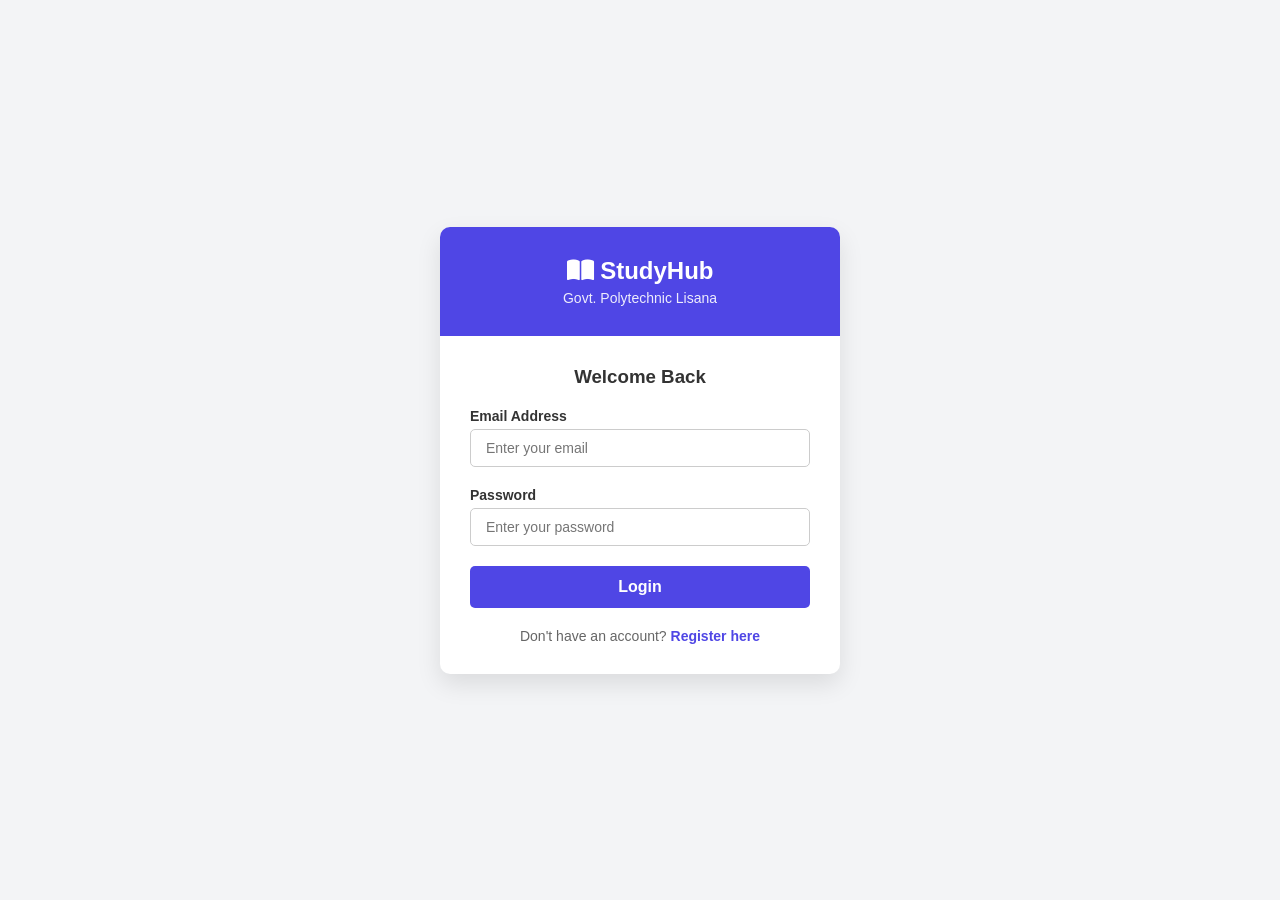
<file: templates/login.html>
<!DOCTYPE html>
<html lang="en">
<head>
    <meta charset="UTF-8">
    <meta name="viewport" content="width=device-width, initial-scale=1.0">
    <title>Login - Study Material Management System</title>
    <link rel="stylesheet" href="https://cdnjs.cloudflare.com/ajax/libs/font-awesome/6.4.0/css/all.min.css">
    <style>
        /* Base Styles */
        :root {
            --primary-color: #4f46e5;
            --primary-hover: #3730a3;
            --bg-color: #f3f4f6;
            --text-dark: #333;
            --text-light: #fff;
        }

        * {
            margin: 0;
            padding: 0;
            box-sizing: border-box;
            font-family: 'Segoe UI', Tahoma, Geneva, Verdana, sans-serif;
        }

        body {
            background-color: var(--bg-color);
            display: flex;
            justify-content: center;
            align-items: center;
            height: 100vh;
        }

        /* Container & Card */
        .container {
            background: var(--text-light);
            width: 400px;
            border-radius: 10px;
            box-shadow: 0 10px 25px rgba(0,0,0,0.1);
            overflow: hidden;
        }

        .header {
            background: var(--primary-color);
            color: var(--text-light);
            text-align: center;
            padding: 30px 20px;
        }

        .header h2 {
            margin-bottom: 5px;
            font-size: 24px;
        }

        .header p {
            font-size: 14px;
            opacity: 0.9;
        }

        /* Form Layout */
        .form-container {
            padding: 30px;
        }

        .input-group {
            margin-bottom: 20px;
        }

        .input-group label {
            display: block;
            margin-bottom: 5px;
            color: var(--text-dark);
            font-size: 14px;
            font-weight: 600;
        }

        .input-group input, .input-group select {
            width: 100%;
            padding: 10px 15px;
            border: 1px solid #ccc;
            border-radius: 5px;
            font-size: 14px;
            outline: none;
            transition: border-color 0.3s;
        }

        .input-group input:focus, .input-group select:focus {
            border-color: var(--primary-color);
        }

        /* Role Selection (Student / Teacher) */
        .role-selection {
            display: flex;
            gap: 15px;
            margin-bottom: 20px;
        }

        .role-option {
            flex: 1;
            text-align: center;
        }

        .role-option input[type="radio"] {
            display: none;
        }

        .role-option label {
            display: block;
            padding: 10px;
            border: 1px solid #ccc;
            border-radius: 5px;
            cursor: pointer;
            transition: all 0.3s;
        }

        .role-option input[type="radio"]:checked + label {
            background: var(--primary-color);
            color: white;
            border-color: var(--primary-color);
        }

        /* Buttons & Toggles */
        .submit-btn {
            width: 100%;
            background: var(--primary-color);
            color: white;
            border: none;
            padding: 12px;
            border-radius: 5px;
            font-size: 16px;
            cursor: pointer;
            transition: background 0.3s;
            font-weight: 600;
        }

        .submit-btn:hover {
            background: var(--primary-hover);
        }

        .toggle-text {
            text-align: center;
            margin-top: 20px;
            font-size: 14px;
            color: #666;
        }

        .toggle-text a {
            color: var(--primary-color);
            text-decoration: none;
            font-weight: 600;
            cursor: pointer;
        }

        .toggle-text a:hover {
            text-decoration: underline;
        }

        /* Hide Registration Form by Default */
        #registerForm {
            display: none;
        }
    </style>
</head>
<body>

    <div class="container">
        <div class="header">
            <h2><i class="fa-solid fa-book-open"></i> StudyHub</h2>
            <p>Govt. Polytechnic Lisana</p>
        </div>

        <div class="form-container" id="loginForm">
            <h3 style="margin-bottom: 20px; text-align: center; color: #333;">Welcome Back</h3>
            
            <form action="/login" method="POST">
                <div class="input-group">
                    <label>Email Address</label>
                    <input type="email" name="email" placeholder="Enter your email" required>
                </div>
                <div class="input-group">
                    <label>Password</label>
                    <input type="password" name="password" placeholder="Enter your password" required>
                </div>
                <button type="submit" class="submit-btn">Login</button>
            </form>

            <div class="toggle-text">
                Don't have an account? <a onclick="toggleForm()">Register here</a>
            </div>
        </div>

        <div class="form-container" id="registerForm">
            <h3 style="margin-bottom: 20px; text-align: center; color: #333;">Create an Account</h3>
            <form action="/register" method="POST">
                
                <div class="role-selection">
                    <div class="role-option">
                        <input type="radio" id="roleStudent" name="userRole" value="student" checked>
                        <label for="roleStudent"><i class="fa-solid fa-user-graduate"></i> Student</label>
                    </div>
                    <div class="role-option">
                        <input type="radio" id="roleTeacher" name="userRole" value="teacher">
                        <label for="roleTeacher"><i class="fa-solid fa-chalkboard-user"></i> Teacher</label>
                    </div>
                </div>

                <div class="input-group">
                    <label>Full Name</label>
                    <input type="text" name="name" placeholder="e.g. Chetan" required>
                </div>
                <div class="input-group">
                    <label>Department / Branch</label>
                    <select name="branch" required>
                        <option value="" disabled selected>Select Branch</option>
                        <option value="cs">Computer Science (CS)</option>
                        <option value="civil">Civil Engineering</option>
                        <option value="mech">Mechanical Engineering</option>
                        <option value="elec">Electrical Engineering</option>
                    </select>
                </div>
                <div class="input-group">
                    <label>Email Address</label>
                    <input type="email" name="reg_email" placeholder="Create an email" required>
                </div>
                <div class="input-group">
                    <label>Password</label>
                    <input type="password" name="reg_password" placeholder="Create a password" required>
                </div>
                <button type="submit" class="submit-btn">Register</button>
            </form>
            <div class="toggle-text">
                Already have an account? <a onclick="toggleForm()">Login here</a>
            </div>
        </div>
    </div>

    <script>
        function toggleForm() {
            const loginForm = document.getElementById('loginForm');
            const registerForm = document.getElementById('registerForm');
            
            if (loginForm.style.display === 'none') {
                loginForm.style.display = 'block';
                registerForm.style.display = 'none';
            } else {
                loginForm.style.display = 'none';
                registerForm.style.display = 'block';
            }
        }
    </script>
</body>
</html>
</file>
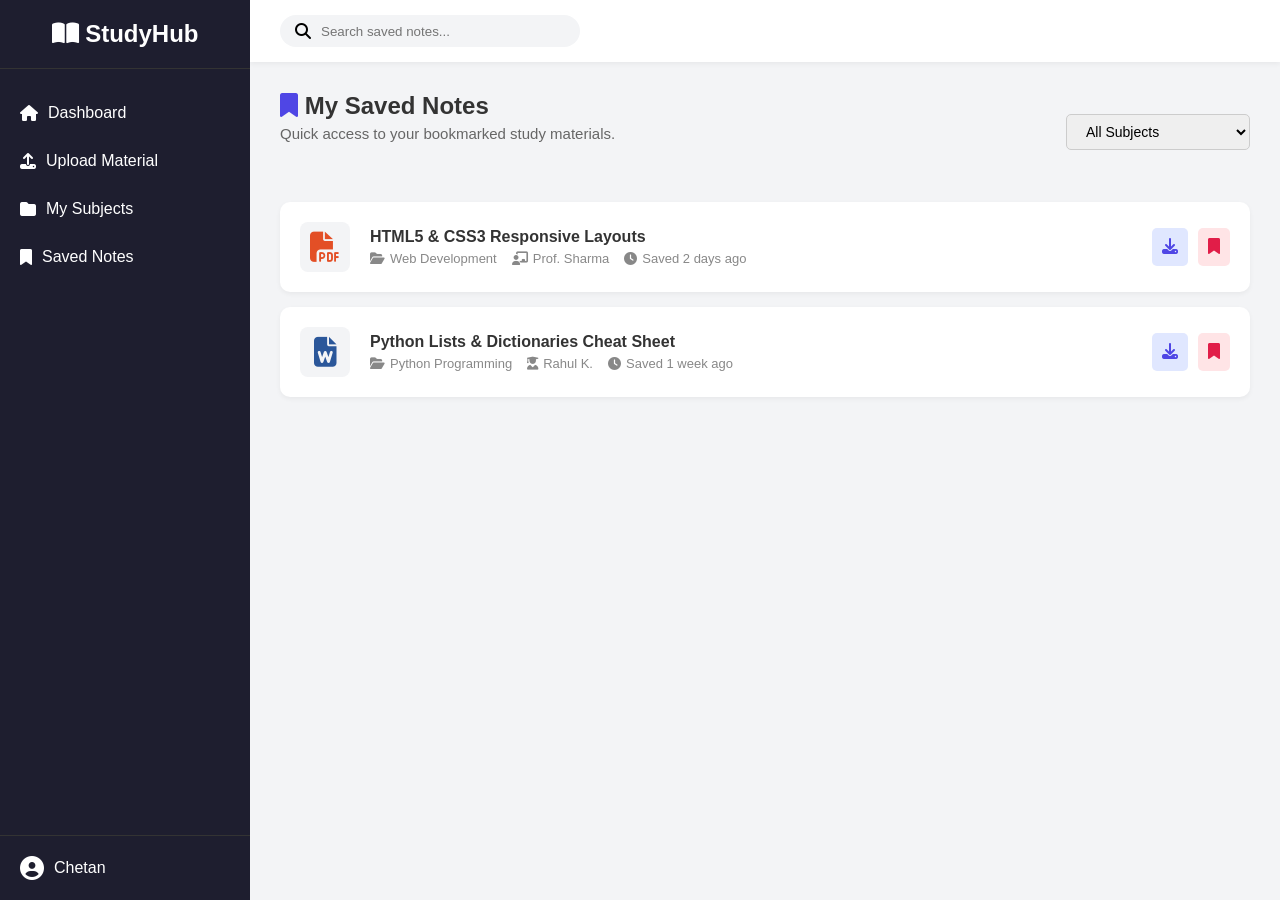
<file: templates/notes.html>
<!DOCTYPE html>
<html lang="en">
<head>
    <meta charset="UTF-8">
    <meta name="viewport" content="width=device-width, initial-scale=1.0">
    <title>Saved Notes - StudyHub</title>
    <link rel="stylesheet" href="/static/style.css">
    <link rel="stylesheet" href="https://cdnjs.cloudflare.com/ajax/libs/font-awesome/6.4.0/css/all.min.css">
    <style>
        /* Specific Styles for Saved Notes List View */
        .saved-header {
            margin-bottom: 30px;
            color: var(--text-dark);
            display: flex;
            justify-content: space-between;
            align-items: center;
        }

        .saved-header p {
            color: #666;
            font-size: 15px;
            margin-top: 5px;
        }

        .filter-select {
            padding: 8px 15px;
            border: 1px solid #ccc;
            border-radius: 5px;
            outline: none;
            font-size: 14px;
        }

        /* List View Layout */
        .notes-list {
            display: flex;
            flex-direction: column;
            gap: 15px;
        }

        .note-item {
            background: var(--card-bg);
            padding: 20px;
            border-radius: 10px;
            box-shadow: 0 2px 5px rgba(0,0,0,0.05);
            display: flex;
            align-items: center;
            justify-content: space-between;
            transition: transform 0.2s, box-shadow 0.2s;
        }

        .note-item:hover {
            transform: translateX(5px);
            box-shadow: 0 4px 8px rgba(0,0,0,0.1);
        }

        .note-info {
            display: flex;
            align-items: center;
            gap: 20px;
        }

        .note-icon {
            font-size: 30px;
            width: 50px;
            height: 50px;
            background: #f3f4f6;
            display: flex;
            align-items: center;
            justify-content: center;
            border-radius: 8px;
        }

        .note-icon.pdf { color: #e34f26; }
        .note-icon.doc { color: #2b579a; }

        .note-details h3 {
            color: var(--text-dark);
            margin-bottom: 5px;
            font-size: 16px;
        }

        .note-meta {
            font-size: 13px;
            color: #888;
            display: flex;
            gap: 15px;
        }

        .note-meta span {
            display: flex;
            align-items: center;
            gap: 5px;
        }

        .note-actions {
            display: flex;
            gap: 10px;
        }

        .action-btn {
            background: none;
            border: none;
            padding: 10px;
            border-radius: 5px;
            cursor: pointer;
            font-size: 16px;
            transition: background 0.2s;
        }

        .download-btn {
            background: #e0e7ff;
            color: var(--primary-color);
        }

        .download-btn:hover {
            background: var(--primary-color);
            color: white;
        }

        .remove-btn {
            background: #ffe4e6;
            color: #e11d48;
        }

        .remove-btn:hover {
            background: #e11d48;
            color: white;
        }

        /* Responsive adjustments */
        @media (max-width: 600px) {
            .note-item {
                flex-direction: column;
                align-items: flex-start;
                gap: 15px;
            }
            .note-actions {
                width: 100%;
                justify-content: flex-end;
            }
            .saved-header {
                flex-direction: column;
                align-items: flex-start;
                gap: 15px;
            }
        }
    </style>
</head>
<body>

    <nav class="sidebar">
        <div class="logo">
            <h2><i class="fa-solid fa-book-open"></i> StudyHub</h2>
        </div>
        <ul class="nav-links">
    <li><a href="/dashboard"><i class="fa-solid fa-house"></i> Dashboard</a></li>
    <li><a href="/upload"><i class="fa-solid fa-upload"></i> Upload Material</a></li>
    <li><a href="/subject"><i class="fa-solid fa-folder"></i> My Subjects</a></li>
    <li><a href="/notes"><i class="fa-solid fa-bookmark"></i> Saved Notes</a></li>
</ul>
        <div class="user-profile">
            <i class="fa-solid fa-circle-user profile-icon"></i>
            <span>Chetan</span>
        </div>
    </nav>

    <main class="main-content">
        <header class="top-header">
            <div class="search-bar">
                <i class="fa-solid fa-magnifying-glass"></i>
                <input type="text" placeholder="Search saved notes...">
            </div>
            <button class="mobile-menu-btn" id="menuBtn"><i class="fa-solid fa-bars"></i></button>
        </header>

        <section class="dashboard-content">
            <div class="saved-header">
                <div>
                    <h2><i class="fa-solid fa-bookmark" style="color: var(--primary-color);"></i> My Saved Notes</h2>
                    <p>Quick access to your bookmarked study materials.</p>
                </div>
                <select class="filter-select">
                    <option value="all">All Subjects</option>
                    <option value="web">Web Development</option>
                    <option value="python">Python Programming</option>
                    <option value="dbms">Database Systems</option>
                </select>
            </div>

            <div class="notes-list">
                
                <div class="note-item" id="note-1">
                    <div class="note-info">
                        <div class="note-icon pdf"><i class="fa-solid fa-file-pdf"></i></div>
                        <div class="note-details">
                            <h3>HTML5 & CSS3 Responsive Layouts</h3>
                            <div class="note-meta">
                                <span><i class="fa-solid fa-folder-open"></i> Web Development</span>
                                <span><i class="fa-solid fa-chalkboard-user"></i> Prof. Sharma</span>
                                <span><i class="fa-solid fa-clock"></i> Saved 2 days ago</span>
                            </div>
                        </div>
                    </div>
                    <div class="note-actions">
                        <button class="action-btn download-btn" title="Download"><i class="fa-solid fa-download"></i></button>
                        <button class="action-btn remove-btn" title="Remove Bookmark" onclick="removeNote('note-1')"><i class="fa-solid fa-bookmark"></i></button>
                    </div>
                </div>

                <div class="note-item" id="note-2">
                    <div class="note-info">
                        <div class="note-icon doc"><i class="fa-solid fa-file-word"></i></div>
                        <div class="note-details">
                            <h3>Python Lists & Dictionaries Cheat Sheet</h3>
                            <div class="note-meta">
                                <span><i class="fa-solid fa-folder-open"></i> Python Programming</span>
                                <span><i class="fa-solid fa-user-graduate"></i> Rahul K.</span>
                                <span><i class="fa-solid fa-clock"></i> Saved 1 week ago</span>
                            </div>
                        </div>
                    </div>
                    <div class="note-actions">
                        <button class="action-btn download-btn" title="Download"><i class="fa-solid fa-download"></i></button>
                        <button class="action-btn remove-btn" title="Remove Bookmark" onclick="removeNote('note-2')"><i class="fa-solid fa-bookmark"></i></button>
                    </div>
                </div>

            </div>
        </section>
    </main>

    <script>
        // Simple script to remove a note from the UI
        function removeNote(noteId) {
            const noteElement = document.getElementById(noteId);
            if(confirm("Are you sure you want to remove this from your saved notes?")) {
                noteElement.style.display = 'none';
            }
        }
    </script>
</body>
</html>
</file>
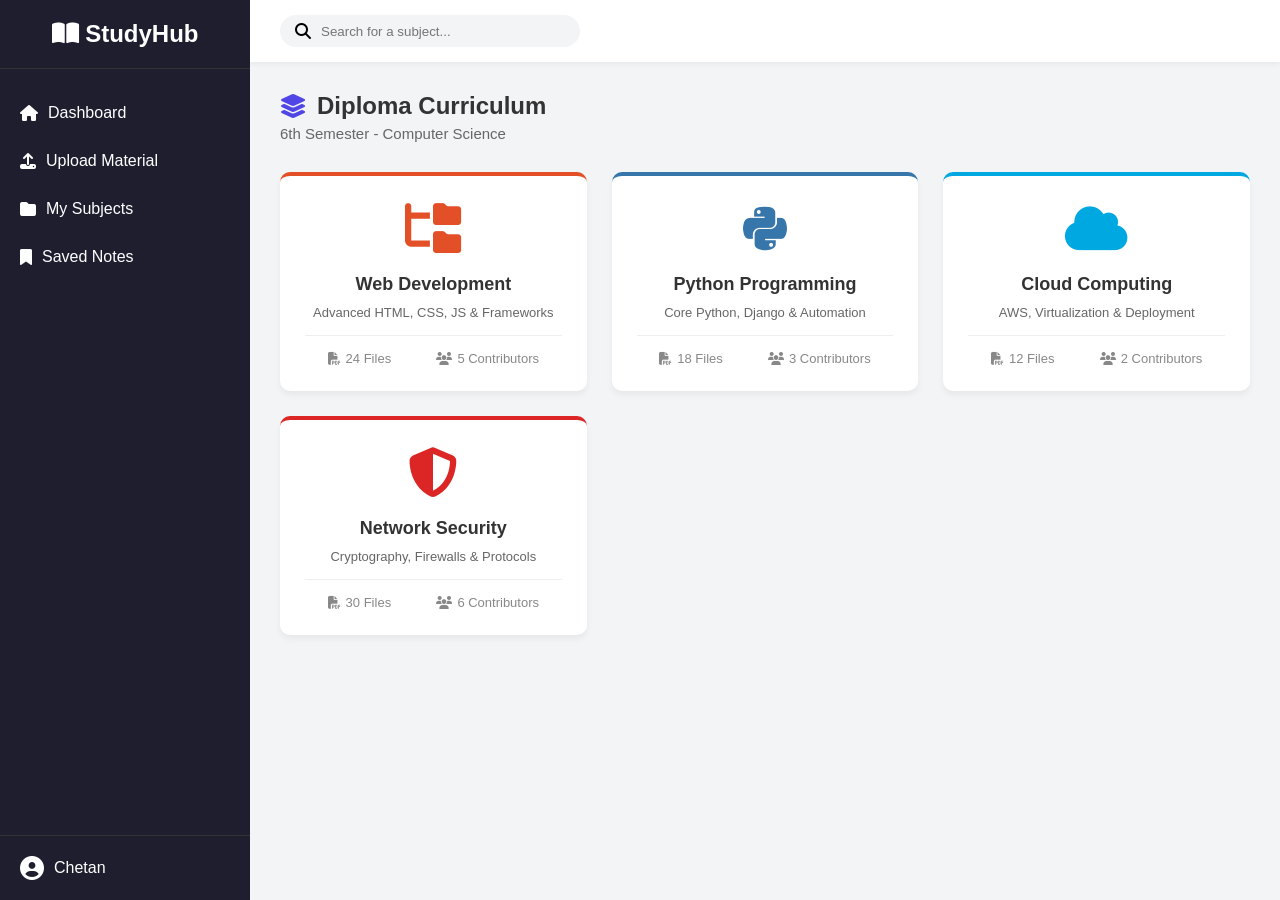
<file: templates/subject.html>
<!DOCTYPE html>
<html lang="en">
<head>
    <meta charset="UTF-8">
    <meta name="viewport" content="width=device-width, initial-scale=1.0">
    <title>My Subjects - StudyHub</title>
    <link rel="stylesheet" href="/static/style.css">
    <link rel="stylesheet" href="https://cdnjs.cloudflare.com/ajax/libs/font-awesome/6.4.0/css/all.min.css">
    <style>
        /* Specific Styles for Subjects View */
        .subjects-header {
            margin-bottom: 30px;
        }

        .subjects-header h2 {
            color: var(--text-dark);
            display: flex;
            align-items: center;
            gap: 10px;
        }

        .subjects-header p {
            color: #666;
            font-size: 15px;
            margin-top: 5px;
        }

        /* Subjects Grid */
        .subject-grid {
            display: grid;
            grid-template-columns: repeat(auto-fill, minmax(280px, 1fr));
            gap: 25px;
        }

        .subject-card {
            background: var(--card-bg);
            border-radius: 10px;
            padding: 25px;
            box-shadow: 0 4px 6px rgba(0,0,0,0.05);
            text-align: center;
            transition: all 0.3s ease;
            cursor: pointer;
            border-top: 4px solid transparent;
        }

        .subject-card:hover {
            transform: translateY(-5px);
            box-shadow: 0 8px 15px rgba(0,0,0,0.1);
        }

        /* Subject Specific Colors */
        .subject-card.web { border-top-color: #e34f26; }
        .subject-card.python { border-top-color: #3776ab; }
        .subject-card.cloud { border-top-color: #00a8e1; }
        .subject-card.security { border-top-color: #dc2626; }

        .folder-icon {
            font-size: 50px;
            margin-bottom: 15px;
        }

        .subject-card.web .folder-icon { color: #e34f26; }
        .subject-card.python .folder-icon { color: #3776ab; }
        .subject-card.cloud .folder-icon { color: #00a8e1; }
        .subject-card.security .folder-icon { color: #dc2626; }

        .subject-card h3 {
            color: var(--text-dark);
            margin-bottom: 10px;
            font-size: 18px;
        }

        .subject-card p {
            font-size: 13px;
            color: #666;
            margin-bottom: 15px;
        }

        .stats {
            display: flex;
            justify-content: space-around;
            border-top: 1px solid #eee;
            padding-top: 15px;
            font-size: 13px;
            color: #888;
        }

        .stats span {
            display: flex;
            align-items: center;
            gap: 5px;
        }
    </style>
</head>
<body>

    <nav class="sidebar">
        <div class="logo">
            <h2><i class="fa-solid fa-book-open"></i> StudyHub</h2>
        </div>
        <ul class="nav-links">
    <li><a href="/dashboard"><i class="fa-solid fa-house"></i> Dashboard</a></li>
    <li><a href="/upload"><i class="fa-solid fa-upload"></i> Upload Material</a></li>
    <li><a href="/subject"><i class="fa-solid fa-folder"></i> My Subjects</a></li>
    <li><a href="/notes"><i class="fa-solid fa-bookmark"></i> Saved Notes</a></li>
</ul>
        <div class="user-profile">
            <i class="fa-solid fa-circle-user profile-icon"></i>
            <span>Chetan</span>
        </div>
    </nav>

    <main class="main-content">
        <header class="top-header">
            <div class="search-bar">
                <i class="fa-solid fa-magnifying-glass"></i>
                <input type="text" placeholder="Search for a subject...">
            </div>
            <button class="mobile-menu-btn" id="menuBtn"><i class="fa-solid fa-bars"></i></button>
        </header>

        <section class="dashboard-content">
            <div class="subjects-header">
                <h2><i class="fa-solid fa-layer-group" style="color: var(--primary-color);"></i> Diploma Curriculum</h2>
                <p>6th Semester - Computer Science</p>
            </div>

            <div class="subject-grid">
                
                <div class="subject-card web" onclick="openSubject('Web Development')">
                    <div class="folder-icon"><i class="fa-solid fa-folder-tree"></i></div>
                    <h3>Web Development</h3>
                    <p>Advanced HTML, CSS, JS & Frameworks</p>
                    <div class="stats">
                        <span><i class="fa-solid fa-file-pdf"></i> 24 Files</span>
                        <span><i class="fa-solid fa-users"></i> 5 Contributors</span>
                    </div>
                </div>

                <div class="subject-card python" onclick="openSubject('Python Programming')">
                    <div class="folder-icon"><i class="fa-brands fa-python"></i></div>
                    <h3>Python Programming</h3>
                    <p>Core Python, Django & Automation</p>
                    <div class="stats">
                        <span><i class="fa-solid fa-file-pdf"></i> 18 Files</span>
                        <span><i class="fa-solid fa-users"></i> 3 Contributors</span>
                    </div>
                </div>

                <div class="subject-card cloud" onclick="openSubject('Cloud Computing')">
                    <div class="folder-icon"><i class="fa-solid fa-cloud"></i></div>
                    <h3>Cloud Computing</h3>
                    <p>AWS, Virtualization & Deployment</p>
                    <div class="stats">
                        <span><i class="fa-solid fa-file-pdf"></i> 12 Files</span>
                        <span><i class="fa-solid fa-users"></i> 2 Contributors</span>
                    </div>
                </div>

                <div class="subject-card security" onclick="openSubject('Network Security')">
                    <div class="folder-icon"><i class="fa-solid fa-shield-halved"></i></div>
                    <h3>Network Security</h3>
                    <p>Cryptography, Firewalls & Protocols</p>
                    <div class="stats">
                        <span><i class="fa-solid fa-file-pdf"></i> 30 Files</span>
                        <span><i class="fa-solid fa-users"></i> 6 Contributors</span>
                    </div>
                </div>

            </div>
        </section>
    </main>

    <script>
        // Simple function to demonstrate navigation
        function openSubject(subjectName) {
            // In a fully working app, this would route to a specific subject page 
            // and filter the database. For now, we simulate it:
            alert(`Opening all study materials for: ${subjectName}`);
            // window.location.href = 'index.html?subject=' + encodeURIComponent(subjectName);
        }
    </script>
</body>
</html>
</file>
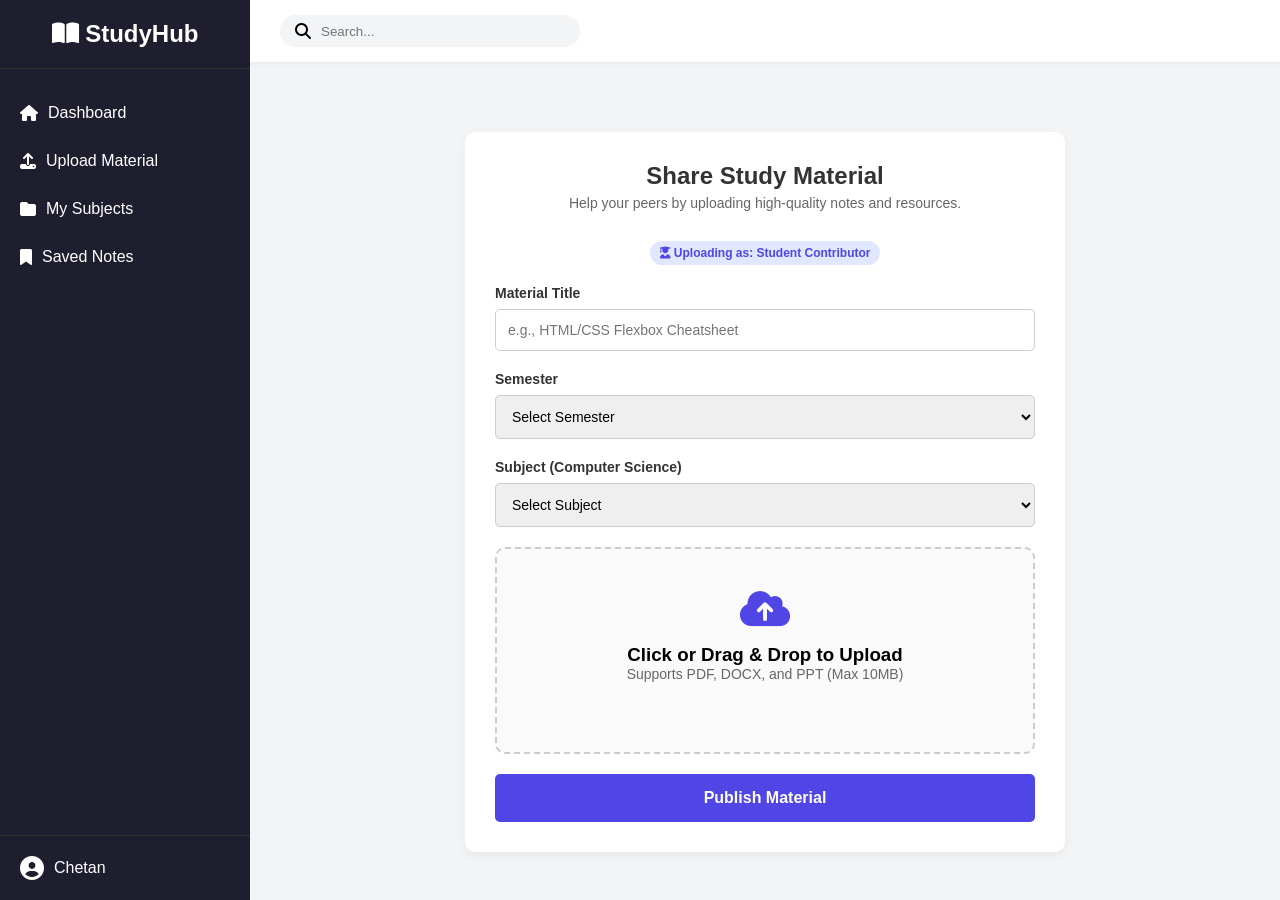
<file: templates/upload.html>
<!DOCTYPE html>
<html lang="en">
<head>
    <meta charset="UTF-8">
    <meta name="viewport" content="width=device-width, initial-scale=1.0">
    <title>Upload Material - StudyHub</title>
    <link rel="stylesheet" href="/static/style.css">
    <link rel="stylesheet" href="https://cdnjs.cloudflare.com/ajax/libs/font-awesome/6.4.0/css/all.min.css">
    <style>
        /* Specific Styles for the Upload Page */
        .upload-container {
            max-width: 600px;
            margin: 40px auto;
            background: var(--card-bg);
            padding: 30px;
            border-radius: 10px;
            box-shadow: 0 4px 10px rgba(0,0,0,0.05);
        }

        .upload-header {
            text-align: center;
            margin-bottom: 30px;
            color: var(--text-dark);
        }

        .upload-header p {
            color: #666;
            font-size: 14px;
            margin-top: 5px;
        }

        .form-group {
            margin-bottom: 20px;
        }

        .form-group label {
            display: block;
            margin-bottom: 8px;
            font-weight: 600;
            color: var(--text-dark);
            font-size: 14px;
        }

        .form-group input[type="text"],
        .form-group select {
            width: 100%;
            padding: 12px;
            border: 1px solid #ccc;
            border-radius: 5px;
            font-size: 14px;
            outline: none;
            transition: border-color 0.3s;
        }

        .form-group input:focus,
        .form-group select:focus {
            border-color: var(--primary-color);
        }

        /* Drag and Drop File Area */
        .file-drop-area {
            border: 2px dashed #ccc;
            border-radius: 10px;
            padding: 40px 20px;
            text-align: center;
            background-color: #fafafa;
            cursor: pointer;
            transition: border-color 0.3s;
            margin-bottom: 20px;
        }

        .file-drop-area:hover {
            border-color: var(--primary-color);
            background-color: #f3f4f6;
        }

        .file-drop-area i {
            font-size: 40px;
            color: var(--primary-color);
            margin-bottom: 15px;
        }

        .file-drop-area p {
            color: #666;
            font-size: 14px;
        }

        .file-drop-area input[type="file"] {
            display: none;
        }

        .upload-btn {
            width: 100%;
            background: var(--primary-color);
            color: white;
            border: none;
            padding: 15px;
            border-radius: 5px;
            font-size: 16px;
            font-weight: bold;
            cursor: pointer;
            transition: background 0.3s;
        }

        .upload-btn:hover {
            background: #3730a3;
        }

        .role-badge {
            display: inline-block;
            background: #e0e7ff;
            color: var(--primary-color);
            padding: 5px 10px;
            border-radius: 15px;
            font-size: 12px;
            font-weight: bold;
            margin-bottom: 20px;
        }
    </style>
</head>
<body>

    <nav class="sidebar">
        <div class="logo">
            <h2><i class="fa-solid fa-book-open"></i> StudyHub</h2>
        </div>
        <ul class="nav-links">
    <li><a href="/dashboard"><i class="fa-solid fa-house"></i> Dashboard</a></li>
    <li><a href="/upload"><i class="fa-solid fa-upload"></i> Upload Material</a></li>
    <li><a href="/subject"><i class="fa-solid fa-folder"></i> My Subjects</a></li>
    <li><a href="/notes"><i class="fa-solid fa-bookmark"></i> Saved Notes</a></li>
</ul>
        <div class="user-profile">
            <i class="fa-solid fa-circle-user profile-icon"></i>
            <span>Chetan</span>
        </div>
    </nav>

    <main class="main-content">
        <header class="top-header">
            <div class="search-bar">
                <i class="fa-solid fa-magnifying-glass"></i>
                <input type="text" placeholder="Search...">
            </div>
            <button class="mobile-menu-btn" id="menuBtn"><i class="fa-solid fa-bars"></i></button>
        </header>

        <section class="dashboard-content">
            <div class="upload-container">
                <div class="upload-header">
                    <h2>Share Study Material</h2>
                    <p>Help your peers by uploading high-quality notes and resources.</p>
                </div>
                
                <div style="text-align: center;">
                    <span class="role-badge"><i class="fa-solid fa-user-graduate"></i> Uploading as: Student Contributor</span>
                </div>

                <form id="uploadForm" action="/upload_file" method="POST" enctype="multipart/form-data">
    
    <div class="form-group">
        <label>Material Title</label>
        <input type="text" name="title" placeholder="e.g., HTML/CSS Flexbox Cheatsheet" required>
    </div>

    <div class="form-group">
        <label>Semester</label>
        <select name="semester" required>
            <option value="" disabled selected>Select Semester</option>
            <option value="1">1st Semester</option>
            <option value="2">2nd Semester</option>
            <option value="3">3rd Semester</option>
            <option value="4">4th Semester</option>
            <option value="5">5th Semester</option>
            <option value="6">6th Semester</option>
        </select>
    </div>

    <div class="form-group">
        <label>Subject (Computer Science)</label>
        <select name="subject" required>
            <option value="" disabled selected>Select Subject</option>
            <option value="web-dev">Web Development</option>
            <option value="python">Python Programming</option>
            <option value="dbms">Database Systems</option>
            <option value="se">Software Engineering</option>
            <option value="other">Other</option>
        </select>
    </div>

    <div class="file-drop-area" onclick="document.getElementById('fileInput').click()">
        <i class="fa-solid fa-cloud-arrow-up"></i>
        <h3>Click or Drag & Drop to Upload</h3>
        <p>Supports PDF, DOCX, and PPT (Max 10MB)</p>
        <input type="file" id="fileInput" name="file" required accept=".pdf,.doc,.docx,.ppt,.pptx" style="display:none;">
    </div>

    <button type="submit" class="upload-btn">Publish Material</button>
</form>
            </div>
        </section>
    </main>

<script>
    // 1. Sirf file ka naam dikhane ke liye (Isse server pe koi asar nahi padega)
    const fileInput = document.getElementById('fileInput');
    const dropArea = document.querySelector('.file-drop-area h3');

    fileInput.addEventListener('change', function(e) {
        if (e.target.files.length > 0) {
            dropArea.innerText = `Selected: ${e.target.files[0].name}`;
            dropArea.style.color = '#4f46e5';
        }
    });

    // 2. PURANA SUBMIT WALA CODE HATA DIYA HAI. 
    // Ab jab aap button dabayenge, toh Flask ka action="/upload_file" trigger hoga.
</script>
</body>
</html>
</file>
<file: static/style.css>
/* Base Styles & Variables */
:root {
    --primary-color: #4f46e5;
    --sidebar-bg: #1e1e2f;
    --bg-color: #f3f4f6;
    --text-dark: #333;
    --text-light: #fff;
    --card-bg: #fff;
}

* {
    margin: 0;
    padding: 0;
    box-sizing: border-box;
    font-family: 'Segoe UI', Tahoma, Geneva, Verdana, sans-serif;
}

body {
    display: flex;
    background-color: var(--bg-color);
    height: 100vh;
    overflow: hidden;
}

/* Sidebar Styling */
.sidebar {
    width: 250px;
    background-color: var(--sidebar-bg);
    color: var(--text-light);
    display: flex;
    flex-direction: column;
    justify-content: space-between;
    transition: 0.3s;
}

.logo {
    padding: 20px;
    text-align: center;
    border-bottom: 1px solid #333;
}

.nav-links {
    list-style: none;
    margin-top: 20px;
    flex-grow: 1;
}

.nav-links li {
    padding: 15px 20px;
}

.nav-links li.active, .nav-links li:hover {
    background-color: var(--primary-color);
    cursor: pointer;
}

.nav-links a {
    color: var(--text-light);
    text-decoration: none;
    display: flex;
    align-items: center;
    gap: 10px;
}

.user-profile {
    padding: 20px;
    display: flex;
    align-items: center;
    gap: 10px;
    border-top: 1px solid #333;
}

.profile-icon {
    font-size: 24px;
}

/* Main Content Area */
.main-content {
    flex-grow: 1;
    display: flex;
    flex-direction: column;
    overflow-y: auto;
}

/* Header & Search */
.top-header {
    background-color: var(--card-bg);
    padding: 15px 30px;
    display: flex;
    justify-content: space-between;
    align-items: center;
    box-shadow: 0 2px 5px rgba(0,0,0,0.05);
}

.search-bar {
    display: flex;
    align-items: center;
    background: var(--bg-color);
    padding: 8px 15px;
    border-radius: 20px;
    width: 300px;
}

.search-bar input {
    border: none;
    background: none;
    outline: none;
    margin-left: 10px;
    width: 100%;
}

.mobile-menu-btn {
    display: none;
    background: none;
    border: none;
    font-size: 20px;
    cursor: pointer;
}

/* Dashboard Content & Grid */
.dashboard-content {
    padding: 30px;
}

.dashboard-content h1 {
    color: var(--text-dark);
    margin-bottom: 5px;
}

.dashboard-content p {
    color: #666;
    margin-bottom: 30px;
}

.material-grid {
    display: grid;
    grid-template-columns: repeat(auto-fill, minmax(250px, 1fr));
    gap: 20px;
}

/* Cards */
.material-card {
    background-color: var(--card-bg);
    padding: 20px;
    border-radius: 10px;
    box-shadow: 0 4px 6px rgba(0,0,0,0.05);
    text-align: center;
    transition: transform 0.2s;
}

.material-card:hover {
    transform: translateY(-5px);
}

.card-icon {
    font-size: 40px;
    margin-bottom: 15px;
}

.web-dev { color: #e34f26; }
.python { color: #3776ab; }
.database { color: #f29111; }

.material-card h3 {
    margin-bottom: 10px;
    color: var(--text-dark);
}

.material-card p {
    font-size: 14px;
    margin-bottom: 10px;
}

.author {
    display: block;
    font-size: 12px;
    color: #888;
    margin-bottom: 15px;
}

.download-btn {
    background-color: var(--primary-color);
    color: white;
    border: none;
    padding: 10px 15px;
    border-radius: 5px;
    cursor: pointer;
    width: 100%;
    transition: background 0.2s;
}

.download-btn:hover {
    background-color: #3730a3;
}

/* Responsive Design for smaller screens */
@media (max-width: 768px) {
    .sidebar {
        position: fixed;
        left: -250px;
        height: 100%;
        z-index: 1000;
    }
    .sidebar.show {
        left: 0;
    }
    .mobile-menu-btn {
        display: block;
    }
    .search-bar {
        width: 200px;
    }
}
</file>
